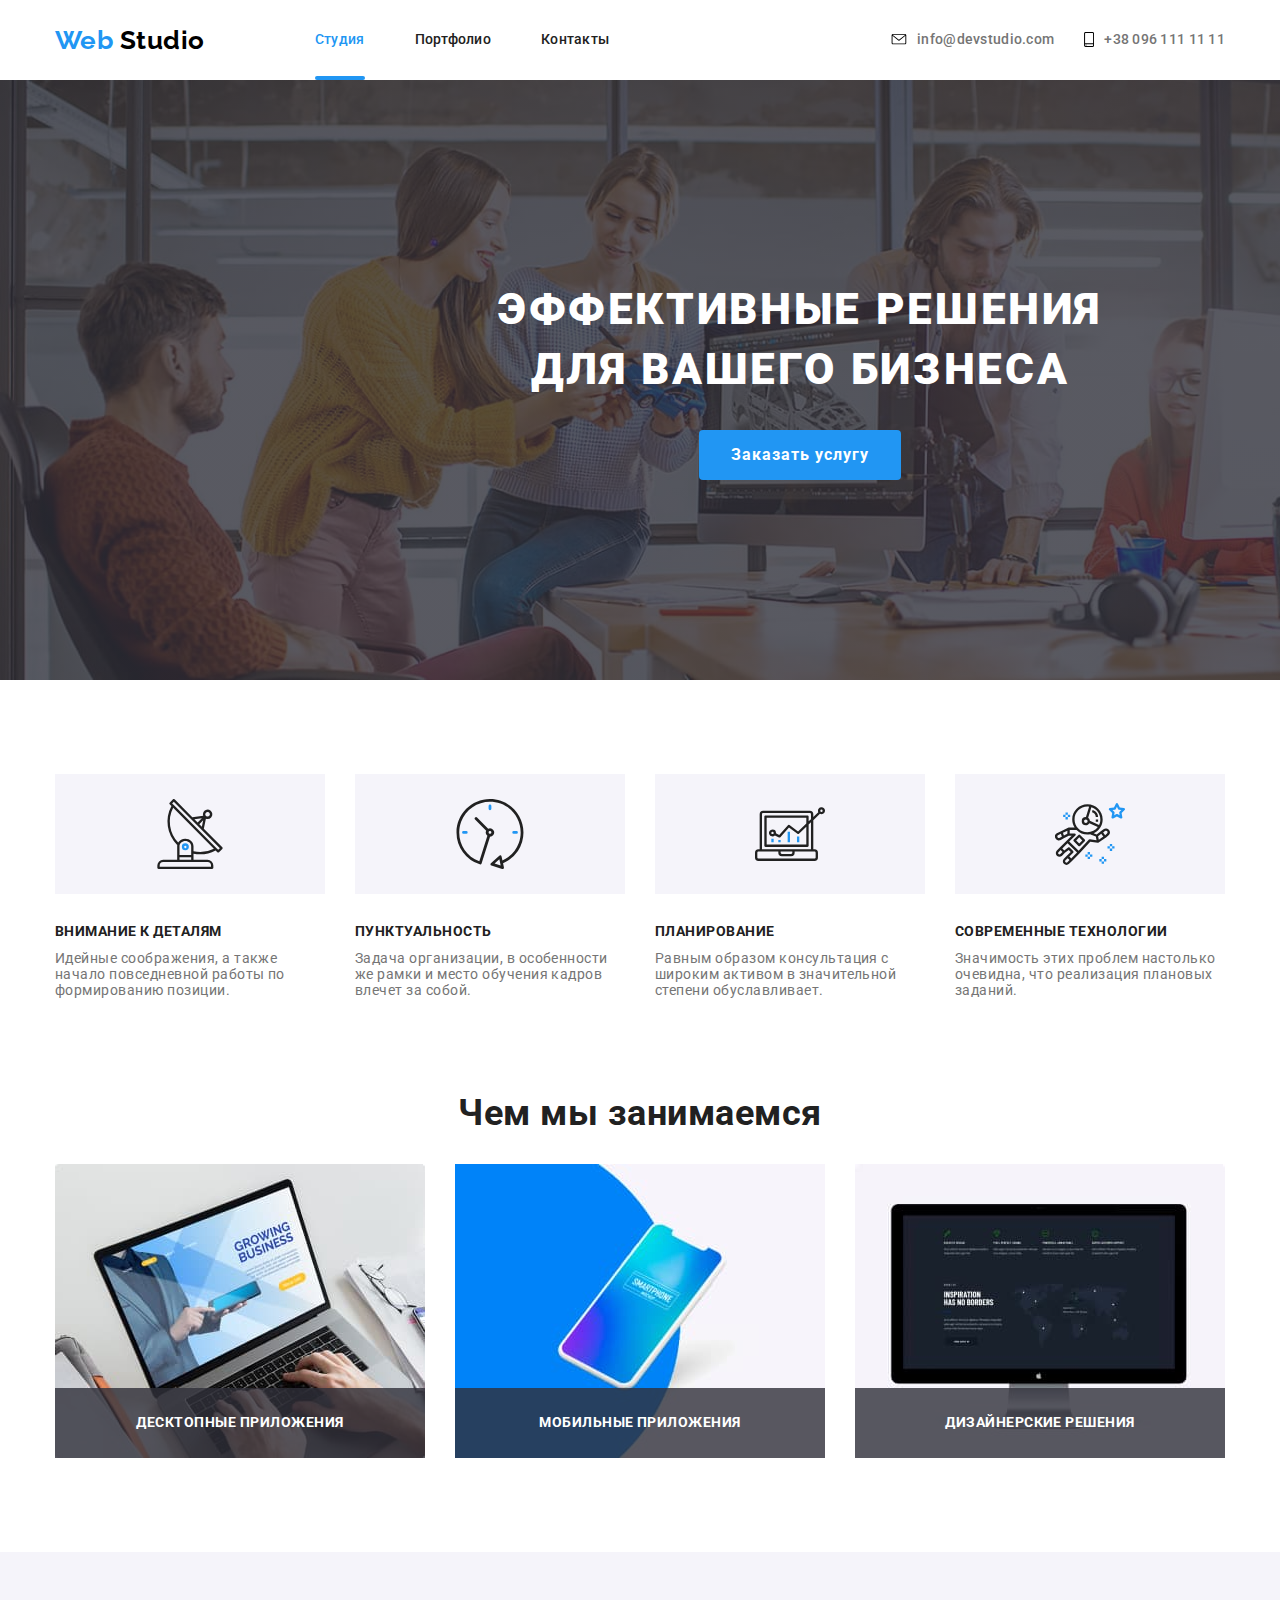
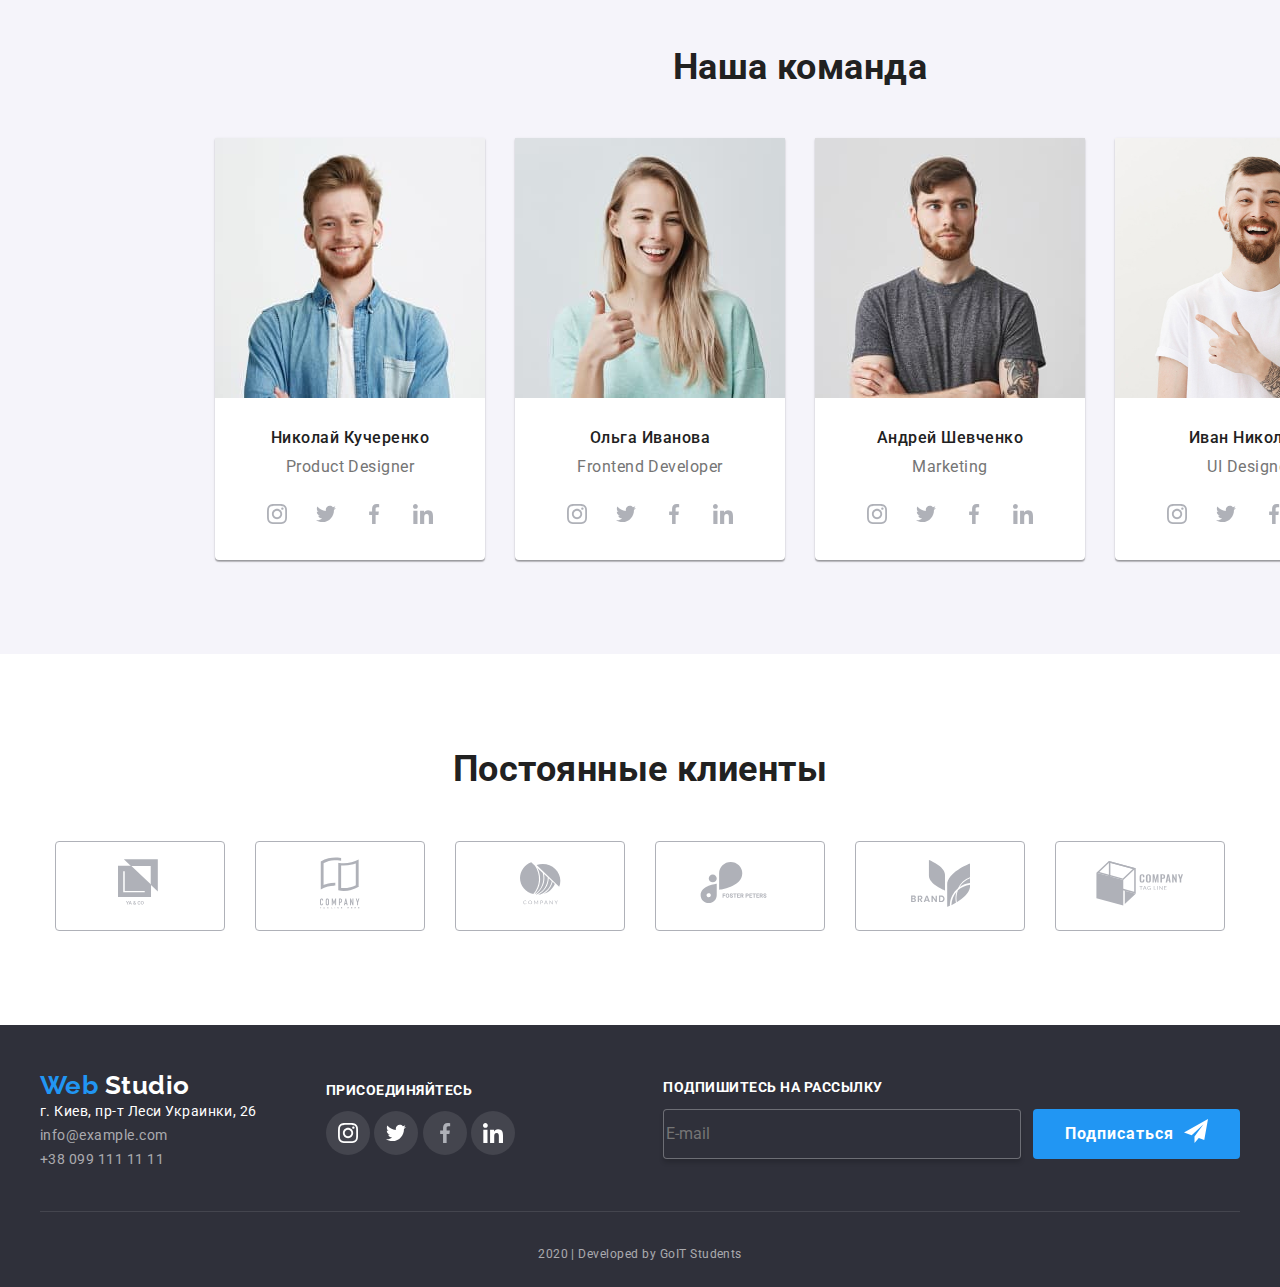
<file: index.html>
<!DOCTYPE html>
<html lang="ru">
  <head>
    <meta charset="UTF-8" />
    <meta name="viewport" content="width=device-width, initial-scale=1.0" />
    <title>Web Studio v.1</title>
    <link
      href="https://fonts.googleapis.com/css2?family=Raleway:wght@700&family=Roboto:wght@400;500;700;900&display=swap"
      rel="stylesheet"
    />
    <link
      rel="stylesheet"
      href="https://cdnjs.cloudflare.com/ajax/libs/modern-normalize/0.6.0/modern-normalize.min.css"
    />
    <link rel="stylesheet" href="./css/styles.css" />
  </head>
  <body>
    <!-- Шапка страницы -->
    <header>
      <nav class="main-nav">
        <div class="logo">
          <a href="./">
            <span class="logo-web">Web </span>
            <span class="logo-studio">Studio</span>
          </a>
        </div>
        <div class="site-nav">
          <ul class="site-nav list">
            <li class="item"><a href="./" class="link current">Студия</a></li>
            <li class="item">
              <a href="./portfolio.html" class="link">Портфолио</a>
            </li>
            <li class="item"><a href="" class="link">Контакты</a></li>
          </ul>
        </div>
        <!-- <address> -->
        <div class="outh-nav">
          <ul class="outh-nav list">
            <li class="item">
              <a href="mailto:info@devstudio.com" class="link">
                <svg class="item-icon-envelope">
                  <use href="./img/sprite.svg#icon-envelope"></use>
                </svg>
                info@devstudio.com</a
              >
            </li>
            <li class="item">
              <a href="tel:+380961111111" class="link">
                <svg class="item-icon-smartphone">
                  <use href="./img/sprite.svg#icon-smartphone"></use>
                </svg>
                +38 096 111 11 11</a
              >
            </li>
          </ul>
        </div>
        <!-- </address> -->
      </nav>
    </header>
    <!-- Основной контент страницы -->
    <main>
      <!-- Герой -->
      <div>
        <section class="hero">
          <h1 class="hero-title">
            Эффективные решения <br />
            для вашего бизнеса
          </h1>
          <button class="primary-button" data-modal-open>Заказать услугу</button>
        <div class="backdrop is-hidden" data-modal>
          <div class="modal">
            <a href="" class="close-cross-button">
            <img src="./img/close-black.svg" alt="крестик" />
            </a>
            <form class="form">
              <p class="form-field-text">Оставьте свои данные, мы вам перезвоним</p>
              <div class="form-field">
                <input type="text" class="form-input" name="name" id="name" placeholder=" "/>
                <label for="name" class="form-label">Имя</label>
                  <svg class="icon">
                    <use href="./img/sprite.modalwindow.svg#icon-person-black"></use>
                  </svg>
              </div>
              <div class="form-field">
                <input type="tel" class="form-input" name="tel" id="tel" placeholder=" "/>
                <label for="tel" class="form-label">Телефон</label>
              <svg class="icon">
                <use href="./img/sprite.modalwindow.svg#icon-phone-black"></use>
              </svg>
              </div> 
              <div class="form-field">
                <input type="email" class="form-input" name="email" id="email" placeholder=" " />
                <label for="email" class="form-label">Почта</label>
              <svg class="icon">
                <use href="./img/sprite.modalwindow.svg#icon-email-black"></use>
              </svg>
              </div>
              <div class="form-field-textarea">
                <textarea name="comment" id="comment" rows="8" placeholder="Комментарий"></textarea>
              </div>
              <div class="form-field-checkbox">
                <input class="checkbox" type="checkbox" name="license" value="license" id="license" />
                <label class="label" for="license">Соглашаюсь с рассылкой и принимаю <a href="" class="licence-link">Условия договора</a></label>
              </div>
              <button type="submit" class="primary-button-modal" data-modal-close>Отправить</button>
            </form>
           
          </div>
      </div>
      </section>
      <!-- Преимущества-->
      <section class="advantages">
        <div class="container">
          <h2 class="advantages-title">Преимущества</h2>
          <ul class="advantages-list">
            <li class="item">
              <h3 class="advantages-name">Внимание к деталям</h3>
              <p class="advantages-text">
                Идейные соображения, а также начало повседневной работы по
                формированию позиции.
              </p>
            </li>
            <li class="item">
              <h3 class="advantages-name">Пунктуальность</h3>
              <p class="advantages-text">
                Задача организации, в особенности же рамки и место обучения
                кадров влечет за собой.
              </p>
            </li>
            <li class="item">
              <h3 class="advantages-name">Планирование</h3>
              <p class="advantages-text">
                Равным образом консультация с широким активом в значительной
                степени обуславливает.
              </p>
            </li>
            <li class="item">
              <h3 class="advantages-name">Современные технологии</h3>
              <p class="advantages-text">
                Значимость этих проблем настолько очевидна, что реализация
                плановых заданий.
              </p>
            </li>
          </ul>
        </div>
      </section>
      <!-- Чем мы занимаемся -->
      <section class="work">
        <div class="container">
          <h2 class="work-title">Чем мы занимаемся</h2>
          <ul class="work-list">
            <li class="item">
              <img src="./img/notebook.jpg" alt="ноутбук" />
              <h3 class="work-name">Десктопные приложения</h3>
            </li>
            <li class="item">
              <img src="./img/iphone.jpg" alt="айфон" />
              <h3 class="work-name">Мобильные приложения</h3>
            </li>
            <li class="item">
              <img src="./img/monitor.jpg" alt="монитор" />
              <h3 class="work-name">Дизайнерские решения</h3>
            </li>
          </ul>
        </div>
      </section>
      <!-- Наша команда-->
      <section class="team">
        <div class="container-team">
          <h2 class="team-title">Наша команда</h2>
          <ul class="team-list">
            <li class="item">
              <img src="./img/John_Smith.jpg" alt="Фото Николая Кучеренко" />
              <h3 class="team-name">Николай Кучеренко</h3>
              <p class="team-function">Product Designer</p>
              <a href="" class="social-links">
                <svg class="social-links-item">
                  <use href="./img/sprite.svg#icon-instagram"></use>
                  </svg>
                </a>
              <a href="" class="social-links">
                <svg class="social-links-item">
                  <use href="./img/sprite.svg#icon-twitter"></use></svg
              ></a>
              <a href="" class="social-links"
                ><svg class="social-links-item">
                  <use href="./img/sprite.svg#icon-facebook"></use></svg
              ></a>
              <a href="" class="social-links"
                ><svg class="social-links-item">
                  <use href="./img/sprite.svg#icon-linkedin"></use></svg
              ></a>
            </li>
            <li class="item">
              <img src="./img/Marta_Stewart.jpg" alt="Фото Ольги Ивановой" />
              <h3 class="team-name">Ольга Иванова</h3>
              <p class="team-function">Frontend Developer</p>
              <a href="" class="social-links"
                ><svg class="social-links-item">
                  <use href="./img/sprite.svg#icon-instagram"></use></svg
              ></a>
              <a href="" class="social-links"
                ><svg class="social-links-item">
                  <use href="./img/sprite.svg#icon-twitter"></use></svg
              ></a>
              <a href="" class="social-links"
                ><svg class="social-links-item">
                  <use href="./img/sprite.svg#icon-facebook"></use></svg
              ></a>
              <a href="" class="social-links"
                ><svg class="social-links-item">
                  <use href="./img/sprite.svg#icon-linkedin"></use></svg
              ></a>
            </li>
            <li class="item">
              <img src="./img/Robert_Jakis.jpg" alt="Фото Андрея Шевченко" />
              <h3 class="team-name">Андрей Шевченко</h3>
              <p class="team-function">Marketing</p>
              <a href="" class="social-links"
                ><svg class="social-links-item">
                  <use href="./img/sprite.svg#icon-instagram"></use></svg
              ></a>
              <a href="" class="social-links"
                ><svg class="social-links-item">
                  <use href="./img/sprite.svg#icon-twitter"></use></svg
              ></a>
              <a href="" class="social-links"
                ><svg class="social-links-item">
                  <use href="./img/sprite.svg#icon-facebook"></use></svg
              ></a>
              <a href="" class="social-links"
                ><svg class="social-links-item">
                  <use href="./img/sprite.svg#icon-linkedin"></use></svg
              ></a>
            </li>
            <li class="item">
              <img src="./img/Martin_Doe.jpg" alt="Фото Ивана Николаева" />
              <h3 class="team-name">Иван Николаев</h3>
              <p class="team-function">UI Designer</p>
              <a href="" class="social-links"
                ><svg class="social-links-item">
                  <use href="./img/sprite.svg#icon-instagram"></use></svg
              ></a>
              <a href="" class="social-links"
                ><svg class="social-links-item">
                  <use href="./img/sprite.svg#icon-twitter"></use></svg
              ></a>
              <a href="" class="social-links"
                ><svg class="social-links-item">
                  <use href="./img/sprite.svg#icon-facebook"></use></svg
              ></a>
              <a href="" class="social-links"
                ><svg class="social-links-item">
                  <use href="./img/sprite.svg#icon-linkedin"></use></svg
              ></a>
            </li>
          </ul>
        </div>
      </section>
      <!-- Постоянные клиенты-->
      <section class="clients">
        <div class="container-clients">
          <h2 class="clients-title">Постоянные клиенты</h2>
          <ul class="clients-list">
            <li class="item">
              <a href="">
                <svg class="clients-item" width="44" height="49">
                  <use href="./img/sprite.svg#icon-company_1_ya__co"></use>
                </svg>
              </a>
            </li>
            <li class="item">
              <a href="">
                <svg class="clients-item" width="40" height="52">
                  <use
                    href="./img/sprite.svg#icon-company_2_tag_line_hear"
                  ></use>
                </svg>
              </a>
            </li>
            <li class="item">
              <a href="">
                <svg class="clients-item" width="41" height="43">
                  <use href="./img/sprite.svg#icon-company_3"></use>
                </svg>
              </a>
            </li>
            <li class="item">
              <a href="">
                <svg class="clients-item" width="80" height="42">
                  <use
                    href="./img/sprite.svg#icon-company_4_Foster_Peters"
                  ></use>
                </svg>
              </a>
            </li>
            <li class="item">
              <a href="">
                <svg class="clients-item" width="59" height="47">
                  <use href="./img/sprite.svg#icon-company_5_brand"></use>
                </svg>
              </a>
            </li>
            <li class="item">
              <a href="">
                <svg class="clients-item" width="88" height="45">
                  <use href="./img/sprite.svg#icon-company_6_tag_line"></use>
                </svg>
              </a>
            </li>
          </ul>
        </div>
      </section>
    </main>
    <!-- Подвал страницы-->
    <footer class="contacts">
      <div class="footer-position">
        <div class="adress-info">
          <a href="./">
            <span class="logo-web">Web </span>
            <span class="logo-studio-footer">Studio</span>
          </a>
          <address>
            <ul class="adress">
              <li>
                <a href="" class="map">г. Киев, пр-т Леси Украинки, 26</a>
              </li>
              <li>
                <a href="mailto:info@example.com" class="link"
                  >info@example.com</a
                >
              </li>
              <li>
                <a href="tel:+380991111111" class="link">+38 099 111 11 11</a>
              </li>
            </ul>
          </address>
        </div>
        <section>
          <div class="social-invintation">
            <h2 class="invitation">присоединяйтесь</h2>
            <a href="" class="social-links-footer"
              ><svg class="social-links-item-footer">
                <use href="./img/sprite.svg#icon-instagram"></use></svg
            ></a>
            <a href="" class="social-links-footer">
              <svg class="social-links-item-footer">
                <use href="./img/sprite.svg#icon-twitter"></use></svg
            ></a>
            <a href="" class="social-links-footer"
              ><svg class="social-links-item">
                <use href="./img/sprite.svg#icon-facebook"></use></svg
            ></a>
            <a href="" class="social-links-footer">
              <svg class="social-links-item-footer">
                <use href="./img/sprite.svg#icon-linkedin"></use>
              </svg>
            </a>
          </div>
        </section>
        <div class="sign-up">
          <form class="form-footer">
            <div class="sign-up">
             <p class="invitation">подпишитесь на рассылку</p>
             <input type="email" class="form-input-footer" name="email" id="email" placeholder="E-mail" />
            </div>
          </form>
        </div>
        <div class="position-footer-button">
            <a href="" class="primary-button">
            Подписаться<span class="btn-icon"></span
          ></a>
        </div>
      </div>
      <div class="signature-border">
        <p class="signature">2020 | Developed by GoIT Students</p>
      </div>
    </footer>
    <script src="./js/modal.js"></script>
  </body>
</html>
</file>
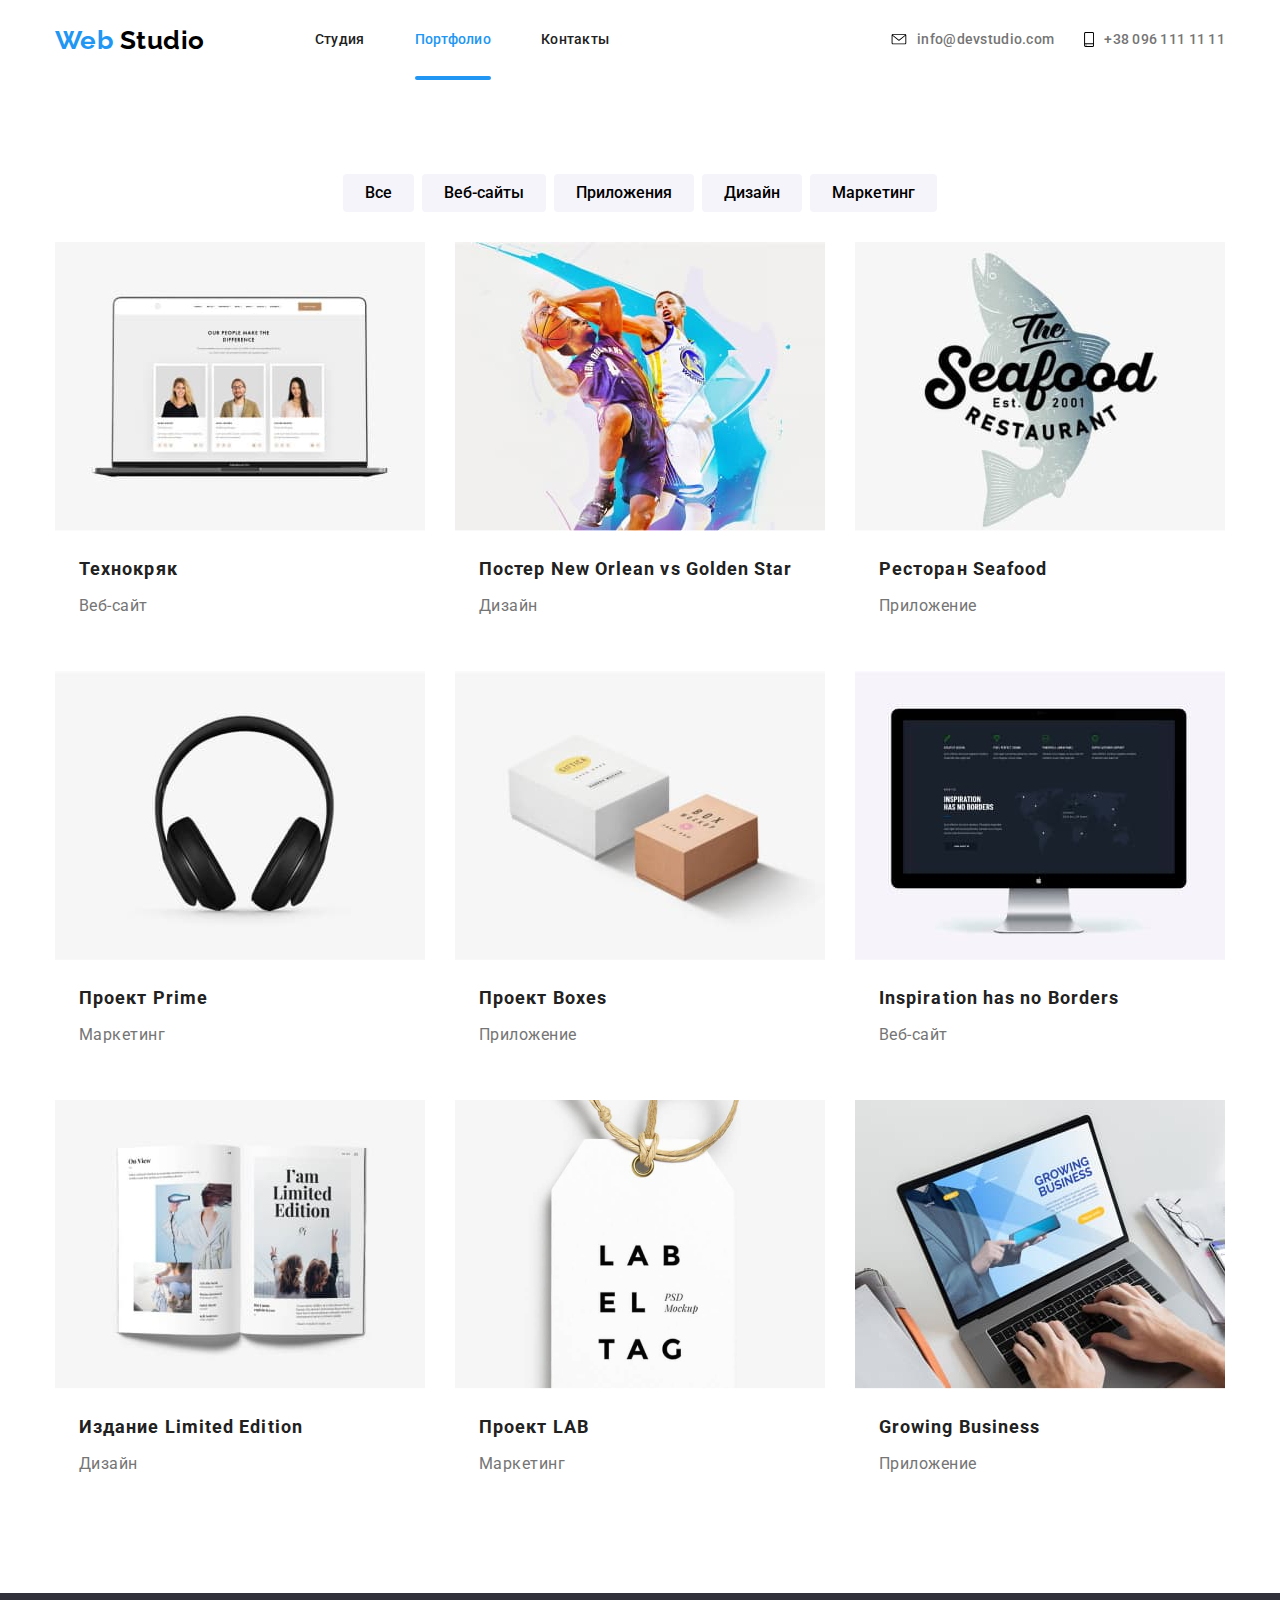
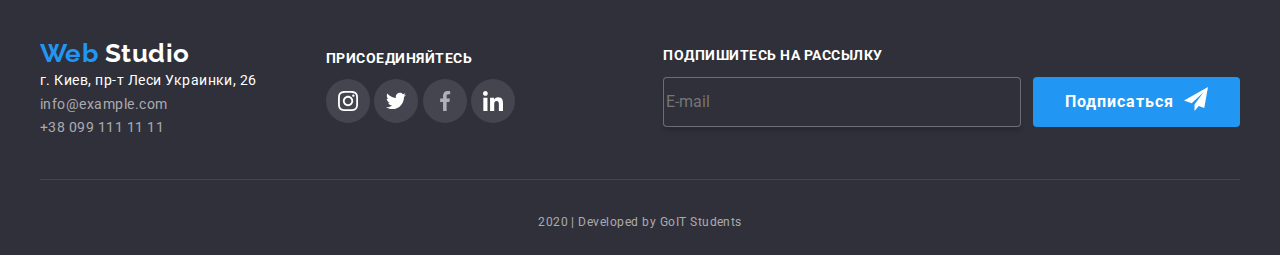
<file: portfolio.html>
<!DOCTYPE html>
<html lang="ru">
  <head>
    <meta charset="UTF-8" />
    <meta name="viewport" content="width=device-width, initial-scale=1.0" />
    <title>portfolio</title>
    <link
      href="https://fonts.googleapis.com/css2?family=Raleway:wght@700&family=Roboto:wght@400;500;700;900&display=swap"
      rel="stylesheet"
    />
    <link
      rel="stylesheet"
      href="https://cdnjs.cloudflare.com/ajax/libs/modern-normalize/0.6.0/modern-normalize.min.css"
    />
    <link rel="stylesheet" href="./css/styles.css" />
  </head>

  <body>
    <!-- Шапка страницы -->
    <header>
      <nav class="main-nav">
        <div class="logo">
          <a href="./">
            <span class="logo-web">Web </span>
            <span class="logo-studio">Studio</span>
          </a>
        </div>
        <div class="site-nav">
          <ul class="site-nav list">
            <li class="item"><a href="./index.html" class="link">Студия</a></li>
            <li class="item">
              <a href="./" class="link current">Портфолио</a>
            </li>
            <li class="item"><a href="" class="link">Контакты</a></li>
          </ul>
        </div>
        <!-- <address> -->
        <div class="outh-nav">
          <ul class="outh-nav list">
            <li class="item">
              <a href="mailto:info@devstudio.com" class="link">
                <svg class="item-icon-envelope">
                  <use href="./img/sprite.svg#icon-envelope"></use>
                </svg>
                info@devstudio.com</a
              >
            </li>
            <li class="item">
              <a href="tel:+380961111111" class="link">
                <svg class="item-icon-smartphone">
                  <use href="./img/sprite.svg#icon-smartphone"></use>
                </svg>
                +38 096 111 11 11</a
              >
            </li>
          </ul>
        </div>
        <!-- </address> -->
      </nav>
    </header>
    <!-- Основной контент страницы -->
    <main>
      <!-- Портфолио -->
      <section>
        <h1 class="portfolio-title">Портфолио</h1>
        <!-- Радио кнопки -->
        <div class="container">
          <ul class="button-list">
            <li class="item">
              <button type="button" class="secondary-button">Все</button>
              <!-- <ul class="submenu">
                <li class="submenu-item">Пункт1</li>
                <li class="submenu-item">Пункт2</li>
                <li class="submenu-item">Пункт3</li>
              </ul> -->
            </li>
            <li class="item">
              <button type="button" class="secondary-button">Веб-сайты</button>
              <!-- <ul class="submenu">
                <li class="submenu-item">Пункт1</li>
                <li class="submenu-item">Пункт2</li>
                <li class="submenu-item">Пункт3</li>
              </ul> -->
            </li>
            <li class="item">
              <button type="button" class="secondary-button">Приложения</button>
              <!-- <ul class="submenu">
                <li class="submenu-item">Пункт1</li>
                <li class="submenu-item">Пункт2</li>
                <li class="submenu-item">Пункт3</li>
              </ul> -->
            </li>
            <li class="item">
              <button type="button" class="secondary-button">Дизайн</button>
              <!-- <ul class="submenu">
                <li class="submenu-item">Пункт1</li>
                <li class="submenu-item">Пункт2</li>
                <li class="submenu-item">Пункт3</li>
              </ul> -->
            </li>
            <li class="item">
              <button type="button" class="secondary-button">Маркетинг</button>
              <!-- <ul class="submenu">
                <li class="submenu-item">Пункт1</li>
                <li class="submenu-item">Пункт2</li>
                <li class="submenu-item">Пункт3</li>
              </ul> -->
            </li>
          </ul>
        </div>
        <!-- Карточки -->
        <div class="portfolio-container">
          <ul class="portfolio-list">
            <li class="item">
              <div class="product-thumb">
                <a href=""
                  ><img src="./img/Our_people.jpg" alt="фото наша команда" />
                  <p class="portfolio-text">
                    Технокряк это современная площадка распространения
                    коронавируса. Компании используют эту платформу для
                    цифрового шпионажа и атак на защищённые сервера конкурентов.
                  </p>
                </a>
              </div>
              <h2 class="portfolio-name">Технокряк</h2>
              <p class="portfolio-item">Веб-сайт</p>
            </li>
            <li class="item">
              <div class="product-thumb">
                <a href="">
                  <img src="./img/Basketball.jpg" alt="фото игра в баскетбол" />
                  <p class="portfolio-text">
                    Технокряк это современная площадка распространения
                    коронавируса. Компании используют эту платформу для
                    цифрового шпионажа и атак на защищённые сервера конкурентов.
                  </p>
                </a>
              </div>
              <h2 class="portfolio-name">Постер New Orlean vs Golden Star</h2>
              <p class="portfolio-item">Дизайн</p>
            </li>
            <li class="item">
              <div class="product-thumb">
                <a href="">
                  <img src="./img/Seafood.jpg" alt="логотип ресторана" />
                  <p class="portfolio-text">
                    Технокряк это современная площадка распространения
                    коронавируса. Компании используют эту платформу для
                    цифрового шпионажа и атак на защищённые сервера конкурентов.
                  </p>
                </a>
              </div>
              <h2 class="portfolio-name">Ресторан Seafood</h2>
              <p class="portfolio-item">Приложение</p>
            </li>
            <li class="item">
              <div class="product-thumb">
                <a href="">
                  <img src="./img/Headphones.jpg" alt="наушники" />
                  <p class="portfolio-text">
                    Технокряк это современная площадка распространения
                    коронавируса. Компании используют эту платформу для
                    цифрового шпионажа и атак на защищённые сервера конкурентов.
                  </p>
                </a>
              </div>
              <h2 class="portfolio-name">Проект Prime</h2>
              <p class="portfolio-item">Маркетинг</p>
            </li>
            <li class="item">
              <div class="product-thumb">
                <a href="">
                  <img src="./img/boxes.jpg" alt="коробки" />
                  <p class="portfolio-text">
                    Технокряк это современная площадка распространения
                    коронавируса. Компании используют эту платформу для
                    цифрового шпионажа и атак на защищённые сервера конкурентов.
                  </p>
                </a>
              </div>
              <h2 class="portfolio-name">Проект Boxes</h2>
              <p class="portfolio-item">Приложение</p>
            </li>
            <li class="item">
              <div class="product-thumb">
                <a href="">
                  <img src="./img/Monitor1.jpg" alt="монитор компьютера" />
                  <p class="portfolio-text">
                    Технокряк это современная площадка распространения
                    коронавируса. Компании используют эту платформу для
                    цифрового шпионажа и атак на защищённые сервера конкурентов.
                  </p>
                </a>
              </div>
              <h2 class="portfolio-name">Inspiration has no Borders</h2>
              <p class="portfolio-item">Веб-сайт</p>
            </li>
            <li class="item">
              <div class="product-thumb">
                <a href="">
                  <img src="./img/book.jpg" alt="открытая брошюра" />
                  <p class="portfolio-text">
                    Технокряк это современная площадка распространения
                    коронавируса. Компании используют эту платформу для
                    цифрового шпионажа и атак на защищённые сервера конкурентов.
                  </p>
                </a>
              </div>
              <h2 class="portfolio-name">Издание Limited Edition</h2>
              <p class="portfolio-item">Дизайн</p>
            </li>
            <li class="item">
              <div class="product-thumb">
                <a href="">
                  <img src="./img/tag.jpg" alt="бирка" />
                  <p class="portfolio-text">
                    Технокряк это современная площадка распространения
                    коронавируса. Компании используют эту платформу для
                    цифрового шпионажа и атак на защищённые сервера конкурентов.
                  </p>
                </a>
              </div>
              <h2 class="portfolio-name">Проект LAB</h2>
              <p class="portfolio-item">Маркетинг</p>
            </li>
            <li class="item">
              <div class="product-thumb">
                <a href="">
                  <img src="./img/Notebook1.jpg" alt="ноутбук" />
                  <p class="portfolio-text">
                    Технокряк это современная площадка распространения
                    коронавируса. Компании используют эту платформу для
                    цифрового шпионажа и атак на защищённые сервера конкурентов.
                  </p>
                </a>
              </div>
              <h2 class="portfolio-name">Growing Business</h2>
              <p class="portfolio-item">Приложение</p>
            </li>
          </ul>
        </div>
      </section>
    </main>
    <!-- Подвал страницы-->
    <footer class="contacts">
      <div class="footer-position">
        <div class="adress-info">
          <a href="./">
            <span class="logo-web">Web </span>
            <span class="logo-studio-footer">Studio</span>
          </a>
          <address>
            <ul class="adress">
              <li>
                <a href="" class="map">г. Киев, пр-т Леси Украинки, 26</a>
              </li>
              <li>
                <a href="mailto:info@example.com" class="link"
                  >info@example.com</a
                >
              </li>
              <li>
                <a href="tel:+380991111111" class="link">+38 099 111 11 11</a>
              </li>
            </ul>
          </address>
        </div>
        <section>
          <div class="social-invintation">
            <h2 class="invitation">присоединяйтесь</h2>
            <a href="" class="social-links-footer"
              ><svg class="social-links-item-footer">
                <use href="./img/sprite.svg#icon-instagram"></use></svg
            ></a>
            <a href="" class="social-links-footer">
              <svg class="social-links-item-footer">
                <use href="./img/sprite.svg#icon-twitter"></use></svg
            ></a>
            <a href="" class="social-links-footer"
              ><svg class="social-links-item">
                <use href="./img/sprite.svg#icon-facebook"></use></svg
            ></a>
            <a href="" class="social-links-footer">
              <svg class="social-links-item-footer">
                <use href="./img/sprite.svg#icon-linkedin"></use>
              </svg>
            </a>
          </div>
        </section>
        <div class="sign-up">
          <form class="form-footer">
            <div class="sign-up">
              <p class="invitation">подпишитесь на рассылку</p>
              <input
                type="email"
                class="form-input-footer"
                name="email"
                id="email"
                placeholder="E-mail"
              />
            </div>
          </form>
        </div>
        <div class="position-footer-button">
          <a href="" class="primary-button">
            Подписаться<span class="btn-icon"></span
          ></a>
        </div>
      </div>
      <div class="signature-border">
        <p class="signature">2020 | Developed by GoIT Students</p>
      </div>
    </footer>
  </body>
</html>
</file>
<file: css/styles.css>
/* Палитра фон */
/* цвет фона хэдэра #FFFFFF */
/* основной цвет фона #FFFFFF */
/* цвет фона иконок секции преимущества и секции наша команда #F5F4FA  */
/* цвет фона заливки надписей секции чем мы занимаемся rgba(47, 48, 58, 0.8) */
/* цвет фона футера #2F303A */

/* Палитра текст */
/* цвет акцента и заливки кнопок (синий) #2196F3 */
/* черный #000000 */
/* светло черный #212121 */
/* серый #757575 */
/* белый #FFFFFF */
/* электронка, телефон, имейл, подпись в футере rgba(255, 255, 255, 0.6) */

:root {
  --white: #ffffff;
  --dark-white: #ffffff;
  --grey: #f5f4fa;
  --dark-grey: rgba(47, 48, 58, 0.8);
  --dark-grey-footer: #2f303a;
  --primery-text-color: #212121;
  --accent-color: #2196f3;
  --black: #000000;
  --grey-text: #757575;
  --conacts-color: rgba(255, 255, 255, 0.6);
}
html {
  box-sizing: border-box;
}

*,
*::before,
*::after {
  box-sizing: inherit;
}

ul {
  list-style: none;
  margin: 0;
  padding: 0;
}

a {
  text-decoration: none;
}

img {
  display: block;
}

body {
  background-color: var(--white);
  color: var(--primery-text-color);
  font-family: Roboto, sans-serif;
  letter-spacing: 0.03em;
  padding-top: 80px;
}

/* Стили страницы Студия (хэдер, футэр общие) */

/* Хэдэр */

header {
  background-color: var(--white);
  position: fixed;
  width: 100%;
  z-index: 2;
  top: 0;
  left: 0;
}

.main-nav {
  display: flex;
  align-items: center;
  margin-bottom: 0;
  margin-right: auto;
  margin-left: auto;
  width: 1200px;
  padding-left: 15px;
  padding-right: 15px;
}

.logo-web {
  color: var(--accent-color);
  font-family: Raleway, sans-serif;
  font-weight: 700;
  font-size: 26px;
  line-height: 1.19;
}

.logo-studio {
  color: var(--black);
  font-family: Raleway, sans-serif;
  font-weight: 700;
  font-size: 26px;
  line-height: 1.19em;
}

.logo-studio-footer {
  color: var(--white);
  font-family: Raleway, sans-serif;
  font-weight: 700;
  font-size: 26px;
  line-height: 1.19em;
}

.site-nav {
  display: flex;
  margin-left: 55px;
}

.site-nav .item + .item {
  margin-left: 50px;
}

.site-nav .link {
  color: var(--primery-text-color);
  font-weight: 500;
  font-size: 14px;
  line-height: 1.14;
  letter-spacing: 0.02em;
  padding-top: 32px;
  padding-bottom: 32px;
  display: block;
  transition: color 250ms cubic-bezier(0.4, 0, 0.2, 1);
}

.site-nav .link:hover,
.site-nav .link:focus {
  color: var(--accent-color);
}

.site-nav .link.current {
  color: var(--accent-color);
  position: relative;
}

.site-nav .link.current::after {
  content: '';
  display: block;
  position: absolute;
  left: 0;
  bottom: 0;
  width: 100%;
  height: 4px;
  background-color: var(--accent-color);
  border-radius: 2px;
  transition: opacity 250ms cubic-bezier(0.4, 0, 0.2, 1);
}

.outh-nav {
  display: flex;
  margin-left: auto;
  align-items: center;
}

.outh-nav .item + .item {
  margin-left: 30px;
}

.outh-nav .link {
  color: var(--grey-text);
  font-weight: 500;
  font-style: normal;
  font-size: 14px;
  line-height: 1.14px;
  letter-spacing: 0.02em;
  padding-top: 32px;
  padding-bottom: 32px;
  display: flex;
  align-items: center;
  transition: color 250ms cubic-bezier(0.4, 0, 0.2, 1);
}

.item .link:focus,
.item .link:hover {
  fill: var(--accent-color);
  border-color: var(--accent-color);
}

.outh-nav .link:hover,
.outh-nav .link:focus {
  color: var(--accent-color);
}

.item-icon-smartphone {
  display: block;
  width: 10px;
  height: 15px;
  margin-right: 10px;
  color: var(--grey-text);
}

.item-icon-smartphone:hover,
.item-icon-smartphone:focus {
  fill: var(--accent-color);
}

.item-icon-envelope {
  display: block;
  width: 16px;
  height: 11px;
  margin-right: 10px;
  color: var(--grey-text);
}

.item-icon-envelope:hover,
.item-icon-envelope:focus {
  fill: var(--accent-color);
}

/* Герой */
.hero {
  text-align: center;
  width: 1600px;
  height: 600px;
  margin-left: auto;
  margin-right: auto;
  background-image: linear-gradient(
      to right,
      rgba(47, 48, 58, 0.8),
      rgba(47, 48, 58, 0.8)
    ),
    url(../img/Hero_img.jpg);
  background-repeat: no-repeat;
  background-position: center;
  background-size: cover;
}

.hero-title {
  margin-top: 0px;
  margin-bottom: 30px;
  padding-top: 200px;
  color: var(--white);
  font-weight: 900;
  font-size: 44px;
  line-height: 1.36;
  letter-spacing: 0.06em;
  text-transform: uppercase;
}

/* Hero-footer-button */
.primary-button {
  display: inline-flex;
  color: var(--white);
  background-color: var(--accent-color);
  font-weight: 700;
  font-size: 16px;
  line-height: 1.88;
  text-align: center;
  letter-spacing: 0.06em;
  padding: 10px 32px;
  border-radius: 4px;
  min-width: 200px;
  border: none;
  justify-content: center;
}

.container {
  padding-top: 94px;
  margin-bottom: 0;
  margin-right: auto;
  margin-left: auto;
  width: 1200px;
  padding-left: 15px;
  padding-right: 15px;
}

.container .item + .item {
  margin-left: 30px;
}

.container-team {
  margin-top: 94px;
  margin-bottom: 0;
  margin-right: auto;
  margin-left: auto;
  width: 1600px;
  padding-right: 215px;
  padding-left: 215px;
  padding-top: 94px;
  padding-bottom: 94px;
}

.container-team .item + .item {
  margin-left: 30px;
}

.container-clients {
  padding-top: 94px;
  padding-bottom: 94px;
  margin-bottom: 0;
  margin-right: auto;
  margin-left: auto;
  width: 1200px;
  padding-left: 15px;
  padding-right: 15px;
}

.container-clients .item + .item {
  margin-left: 30px;
}

.backdrop {
  position: fixed;
  top: 0px;
  left: 0;
  right: 0;
  bottom: 0;
  background-color: rgba(0, 0, 0, 0.2);
  z-index: 3;
}

.backdrop.is-hidden {
  opacity: 0;
  pointer-events: none;
}

.modal {
  height: 581px;
  width: 528px;
  background-color: #ffffff;
  position: absolute;
  top: 50%;
  left: 50%;
  transform: translate(-50%, -50%);
  position: relative;
  box-shadow: 0px 2px 1px rgba(0, 0, 0, 0.2), 0px 1px 1px rgba(0, 0, 0, 0.14),
    0px 1px 3px rgba(0, 0, 0, 0.12);
  border-radius: 4px;
}

.close-cross-button {
  position: absolute;
  top: 0;
  right: 0;
  transform: translate(50%, -50%);
  width: 30px;
  height: 30px;
  border-radius: 50%;
  background-color: #ffffff;
  box-shadow: 0px 4px 4px rgba(0, 0, 0, 0.25);
  display: flex;
  align-items: center;
  justify-content: center;
}

.form {
  padding: 40px;
}

.form-field-text {
  margin-bottom: 30px;
  margin-top: 0px;
  font-weight: bold;
  font-size: 19px;
  line-height: 23px;
  letter-spacing: 0.03em;
  color: #212121;
}

.form-field {
  display: flex;
  align-items: center;
  margin-bottom: 28px;
  font-family: Roboto;
  font-size: 14px;
  line-height: 16px;
  letter-spacing: 0.01em;
  color: #757575;
  position: relative;
}

.form-field input {
  width: 100%;
  height: 40px;
  border: 1px solid #757575;
  border-radius: 2px;
}

.form-label {
  position: absolute;
  top: 50%;
  left: 42px;
  transform: translateY(-50%);
  transition: transform 250ms cubic-bezier(0.4, 0, 0.2, 1);
}

.form-input:focus + .form-label,
.form-input:not(:placeholder-shown) + .form-label {
  color: var(--accent-color);
  transform: translate(-30px, -40px);
  border-color: var(--accent-color);
}

.form-input:focus {
  border: 1px solid var(--accent-color);
  outline: none;
}

.form-input:focus ~ .icon {
  fill: var(--accent-color);
}

.form-input {
  padding-left: 42px;
}

.icon {
  position: absolute;
  width: 18px;
  height: 18px;
  top: 0;
  left: 0;
  display: inline-block;
  top: 50%;
  left: 19px;
  transform: translateY(-50%);
}

.form-field-textarea {
  display: flex;
  margin-bottom: 20px;
}

.form-field-textarea textarea {
  width: 100%;
  height: 120px;
  outline: none;
}

.form-field-textarea:focus textarea {
  border-color: var(--accent-color);
}

textarea {
  resize: none;
}

.form-field-checkbox {
  display: flex;
  align-items: center;
  margin-bottom: 28px;
}

.form-field-checkbox label {
  display: flex;
  align-items: center;
  font-size: 14px;
  line-height: 24px;
  letter-spacing: 0.03em;
  color: #757575;
}

.checkbox {
  -webkit-appearance: none;
  -moz-appearance: none;
  appearance: none;
  position: absolute;
}

.label::before {
  content: '';
  display: flex;
  width: 16px;
  height: 15px;
  border: 1px solid black;
  border-radius: 2px;
  margin-right: 8px;
  margin-left: 12px;
}

.checkbox:checked + .label::before {
  border-color: var(--accent-color);
  background-color: var(--accent-color);
  background-image: url(../img/icon_check.svg);
  background-size: contain;
  background-origin: border-box;
}

.label {
  transition: transform 250ms cubic-bezier(0.4, 0, 0.2, 1);
}
.checkbox:checked ~ .label {
  transform: scale(1.05);
}

.licence-link {
  color: var(--accent-color);
  text-decoration: underline;
  margin-left: 4px;
}

.primary-button-modal {
  display: inline-flex;
  color: var(--white);
  background-color: var(--accent-color);
  font-weight: 700;
  font-size: 16px;
  line-height: 1.88;
  text-align: center;
  letter-spacing: 0.06em;
  padding: 10px 32px;
  border-radius: 4px;
  min-width: 200px;
  border: none;
  justify-content: center;
  box-shadow: 0px 4px 4px rgba(0, 0, 0, 0.15);
}

/* Преимущества */
.advantages-title {
  font-weight: 700;
  font-size: 36px;
  line-height: 1.17;
  text-align: center;
  display: none;
}

.advantages-list {
  display: flex;
}
.advantages-list .item {
  width: 270px;
}

/* @media screen and (min-width: 480px) {
  .advantages-list .item {
    width: 480px;
  }
} */

/* breackpoints 
mobile 480px 
tablet 768px 
desktop 1200px */

.advantages-list .item::before {
  display: block;
  content: '';
  height: 120px;
  background-color: var(--grey);
  background-repeat: no-repeat;
  background-position: center;
}
.advantages-list .item:nth-child(1)::before {
  background-image: url(../img/antenna_1.svg);
}
.advantages-list .item:nth-child(2)::before {
  background-image: url(../img/clock_1.svg);
}
.advantages-list .item:nth-child(3)::before {
  background-image: url(../img/diagram_1.svg);
}
.advantages-list .item:nth-child(4)::before {
  background-image: url(../img/astronaut_1.svg);
}

.advantages-name {
  font-weight: 700;
  font-size: 14px;
  line-height: 1.14;
  text-transform: uppercase;
  margin-top: 30px;
  margin-bottom: 0;
}
.advantages-text {
  color: var(--grey-text);
  font-size: 14px;
  line-height: 1.71x;
  margin-top: 10px;
  margin-bottom: 0;
}

/* Чем мы занимаемся */
.work-title {
  font-weight: 700;
  font-size: 36px;
  line-height: 1.17;
  text-align: center;
  margin-top: 0;
  margin-bottom: 50;
}

.work-list {
  display: flex;
}

.work-list .item {
  position: relative;
  width: 370px;
}
.work-name {
  position: absolute;
  bottom: 0;
  left: 0;
  color: var(--white);
  background-color: var(--dark-grey);
  font-weight: 700;
  font-size: 14px;
  line-height: 1.14;
  text-transform: uppercase;
  margin-top: 0;
  margin-bottom: 0;
  padding-top: 27px;
  padding-bottom: 27px;
  padding-left: 80px;
  padding-right: 80px;
  width: 370px;
  text-align: center;
}

/* Наша команда */
.team {
  background-color: var(--grey);
  text-align: center;
}
.team-title {
  font-weight: 700;
  font-size: 36px;
  line-height: 1.17;
  text-align: center;
  margin-block-start: 0px;
  margin-block-end: 50px;
}

.team-list {
  display: flex;
}

.team-list .item {
  width: 270px;
  box-shadow: 0px 2px 1px rgba(0, 0, 0, 0.2), 0px 1px 1px rgba(0, 0, 0, 0.14),
    0px 1px 3px rgba(0, 0, 0, 0.12);
  border-radius: 0px 0px 4px 4px;
  background-color: var(--white);
}

.team-name {
  font-weight: 500;
  font-size: 16px;
  line-height: 1.19;
  margin-top: 30px;
  margin-bottom: 0px;
}

.team-function {
  color: var(--grey-text);
  margin-block-start: 10px;
  margin-block-end: 0px;

  font-size: 16px;
  line-height: 1.19;
}

.social-links {
  margin-top: 16px;
  display: inline-flex;
  width: 44px;
  height: 44px;
  border-radius: 50%;
  align-items: center;
  justify-content: center;
  margin-bottom: 24px;
}

.team-list .item a:hover,
.team-list .item a:focus {
  background-color: var(--accent-color);
}

.social-links-item {
  width: 20px;
  height: 20px;
  fill: #afb1b8;

  transition: fill 250ms cubic-bezier(0.4, 0, 0.2, 1);
}

.team-list .item a:hover .social-links-item,
.team-list .item a:focus .social-links-item {
  fill: var(--white);
}

/* Постоянные клиенты */

.clients-title {
  font-weight: 700;
  font-size: 36px;
  line-height: 1.17;
  text-align: center;
  margin-block-end: 50px;
  margin-block-start: 0px;
}

.clients-list {
  display: flex;
}

.clients-list .item {
  width: 170px;
  height: 90px;
  margin-left: auto;
  margin-right: auto;
  border: 1px solid #afb1b8;
  border-radius: 4px;
  align-items: center;
  justify-content: center;
  display: flex;

  transition: border-color 250ms cubic-bezier(0.4, 0, 0.2, 1);
}

.clients-list .clients-item {
  fill: #afb1b8;
  transition: fill 250ms cubic-bezier(0.4, 0, 0.2, 1);
}

.clients-list .item:hover,
.clients-list .item:focus {
  border-color: var(--accent-color);
}

.clients-list .item:hover .clients-item,
.clients-list .item:focus .clients-item {
  fill: var(--accent-color);
}

/* Футер */
.adress .map {
  color: var(--white);
  font-style: normal;
  font-size: 14px;
  line-height: 1.71;
}
.adress .link {
  color: var(--conacts-color);
  font-style: normal;
  font-size: 14px;
  line-height: 1.71;

  transition: color 250ms cubic-bezier(0.4, 0, 0.2, 1);
}
.adress .link:hover,
.adress .link:focus {
  color: var(--accent-color);
}
.contacts {
  background-color: var(--dark-grey-footer);
}

.invitation {
  color: var(--white);
  font-weight: 700;
  font-size: 14px;
  line-height: 1.14x;
  text-transform: uppercase;
}
.signature {
  color: var(--conacts-color);
  font-size: 12px;
  line-height: 2;
  text-align: center;
  padding-top: 18px;
  padding-bottom: 21px;
}
.primary-button > .btn-icon {
  width: 24px;
  height: 24px;
  margin-left: 10px;
  background-image: url(../img/icon_send.svg);
  background-size: contain;
}

.footer-position {
  display: flex;
  margin-bottom: 0;
  margin-right: auto;
  margin-left: auto;
  width: 1230px;
  padding-left: 15px;
  padding-right: 15px;
}

.adress-info {
  margin-top: 45px;
}

.social-invintation {
  margin-top: 57px;
  margin-left: 69px;
  margin-bottom: 0px;
}

.social-invintation a {
  transition: background-color 250ms cubic-bezier(0.4, 0, 0.2, 1);
}

.social-links-footer {
  margin-top: 2px;
  display: inline-flex;
  background-color: rgba(255, 255, 255, 0.1);
  width: 44px;
  height: 44px;
  border-radius: 50%;
  align-items: center;
  justify-content: center;
  margin-bottom: 56px;
  fill: var(--white);
}

.social-invintation a:hover,
.social-invitation a:focus {
  background-color: var(--accent-color);
}

.social-links-item-footer {
  width: 20px;
  height: 20px;
  fill: var(--dark-white);
}

.social-invintation a:hover .social-links-item-footer,
.social-invitation a:focus .social-links-item-footer {
  fill: var(--white);
}

.sign-up {
  margin-top: 20px;
  margin-left: auto;
  display: inline-block;
  align-items: center;
  justify-content: center;
}

.form-input-footer {
  width: 358px;
  height: 50px;
  border: 1px solid rgba(255, 255, 255, 0.3);
  box-shadow: 0px 4px 4px rgba(0, 0, 0, 0.15);
  border-radius: 4px;
  background-color: var(--dark-grey-footer);
}

.position-footer-button {
  margin-top: 84px;
  margin-left: 12px;
}

.signature-border {
  border-top: 1px solid rgba(255, 255, 255, 0.1);
  width: 1200px;
  margin-left: auto;
  margin-right: auto;
}

.signature {
  margin-bottom: 0px;
}

/* Стили страницы Портфолио */

.portfolio-title {
  display: none;
}

.secondary-button {
  background-color: var(--grey);
  font-family: inherit;
  font-weight: 500;
  font-size: 16px;
  line-height: 1.62;
  border-radius: 4px;
  border: 0;
  padding: 6px 22px;
  margin-top: 0;

  transition: all 250ms cubic-bezier(0.4, 0, 0.2, 1);
}

.secondary-button:hover,
.secondary-button:focus {
  color: var(--white);
  background-color: var(--accent-color);
  box-shadow: 0px 2px 1px rgba(0, 0, 0, 0.2), 0px 1px 1px rgba(0, 0, 0, 0.14),
    0px 1px 3px rgba(0, 0, 0, 0.12);
  border-radius: 4px 4px 4px 4px;
}

.button-list .item:hover .submenu {
  display: block;
}
.button-list .item {
  position: relative;
}

.submenu {
  display: none;
  position: absolute;
  z-index: 2;
  left: 0;
  top: 100%;
  width: 100%;
  background-color: var(--grey);
}

.button-list {
  display: flex;
  justify-content: center;
}

.button-list .item + .item {
  margin-left: 8px;
}

.portfolio-list {
  display: flex;
  flex-wrap: wrap;
}
.portfolio-list .item {
  width: 370px;
  margin-top: 30px;

  transition: all 250ms cubic-bezier(0.4, 0, 0.2, 1);
}

.portfolio-list .item:hover {
  box-shadow: 1px 4px 6px rgba(0, 0, 0, 0.16), 0px 4px 4px rgba(0, 0, 0, 0.06),
    0px 1px 1px rgba(0, 0, 0, 0.12);
  border-radius: 0px 0px 4px 4px;
}

.portfolio-list .item:hover .portfolio-text {
  opacity: 1;
  top: 50%;
  transform: translateY(-50%);
}

.product-thumb:hover::before {
  opacity: 1;
  transform: translateY(-100%);

  transition: all 250ms cubic-bezier(0.4, 0, 0.2, 1);
}

.product-thumb {
  position: relative;
  overflow: hidden;
}

.product-thumb::before {
  display: inline-block;
  position: absolute;
  top: 100%;
  content: '';
  width: 100%;
  height: 100%;
  background-color: rgba(33, 150, 243, 0.9);
  opacity: 0;
}

.portfolio-container {
  padding-top: 0px;
  padding-bottom: 94px;
  margin-right: auto;
  margin-left: auto;
  width: 1200px;
  padding-left: 15px;
  padding-right: 15px;
}

.portfolio-container .item + .item {
  margin-left: 30px;
}
.portfolio-list .item:nth-child(4) {
  margin-left: 0px;
}

.portfolio-list .item:nth-child(7) {
  margin-left: 0px;
}

.portfolio-name {
  color: var(--primery-text-color);
  font-weight: 700;
  font-size: 18px;
  line-height: 2;
  letter-spacing: 0.06em;
  margin-top: 20px;
  margin-bottom: 0px;
  padding-left: 24px;
}
.portfolio-item {
  color: var(--grey-text);
  font-size: 16px;
  line-height: 1.87;
  display: inline-block;
  margin-top: 4px;
  margin-bottom: 0px;
  padding-left: 24px;
  padding-bottom: 20px;
}
.portfolio-text {
  position: absolute;
  color: var(--white);
  font-size: 18px;
  line-height: 1.56;
  margin-top: 0px;
  margin-bottom: 0px;
  opacity: 0;
  padding-left: 24px;

  transition: all 250ms cubic-bezier(0.4, 0, 0.2, 1);
}
</file>
